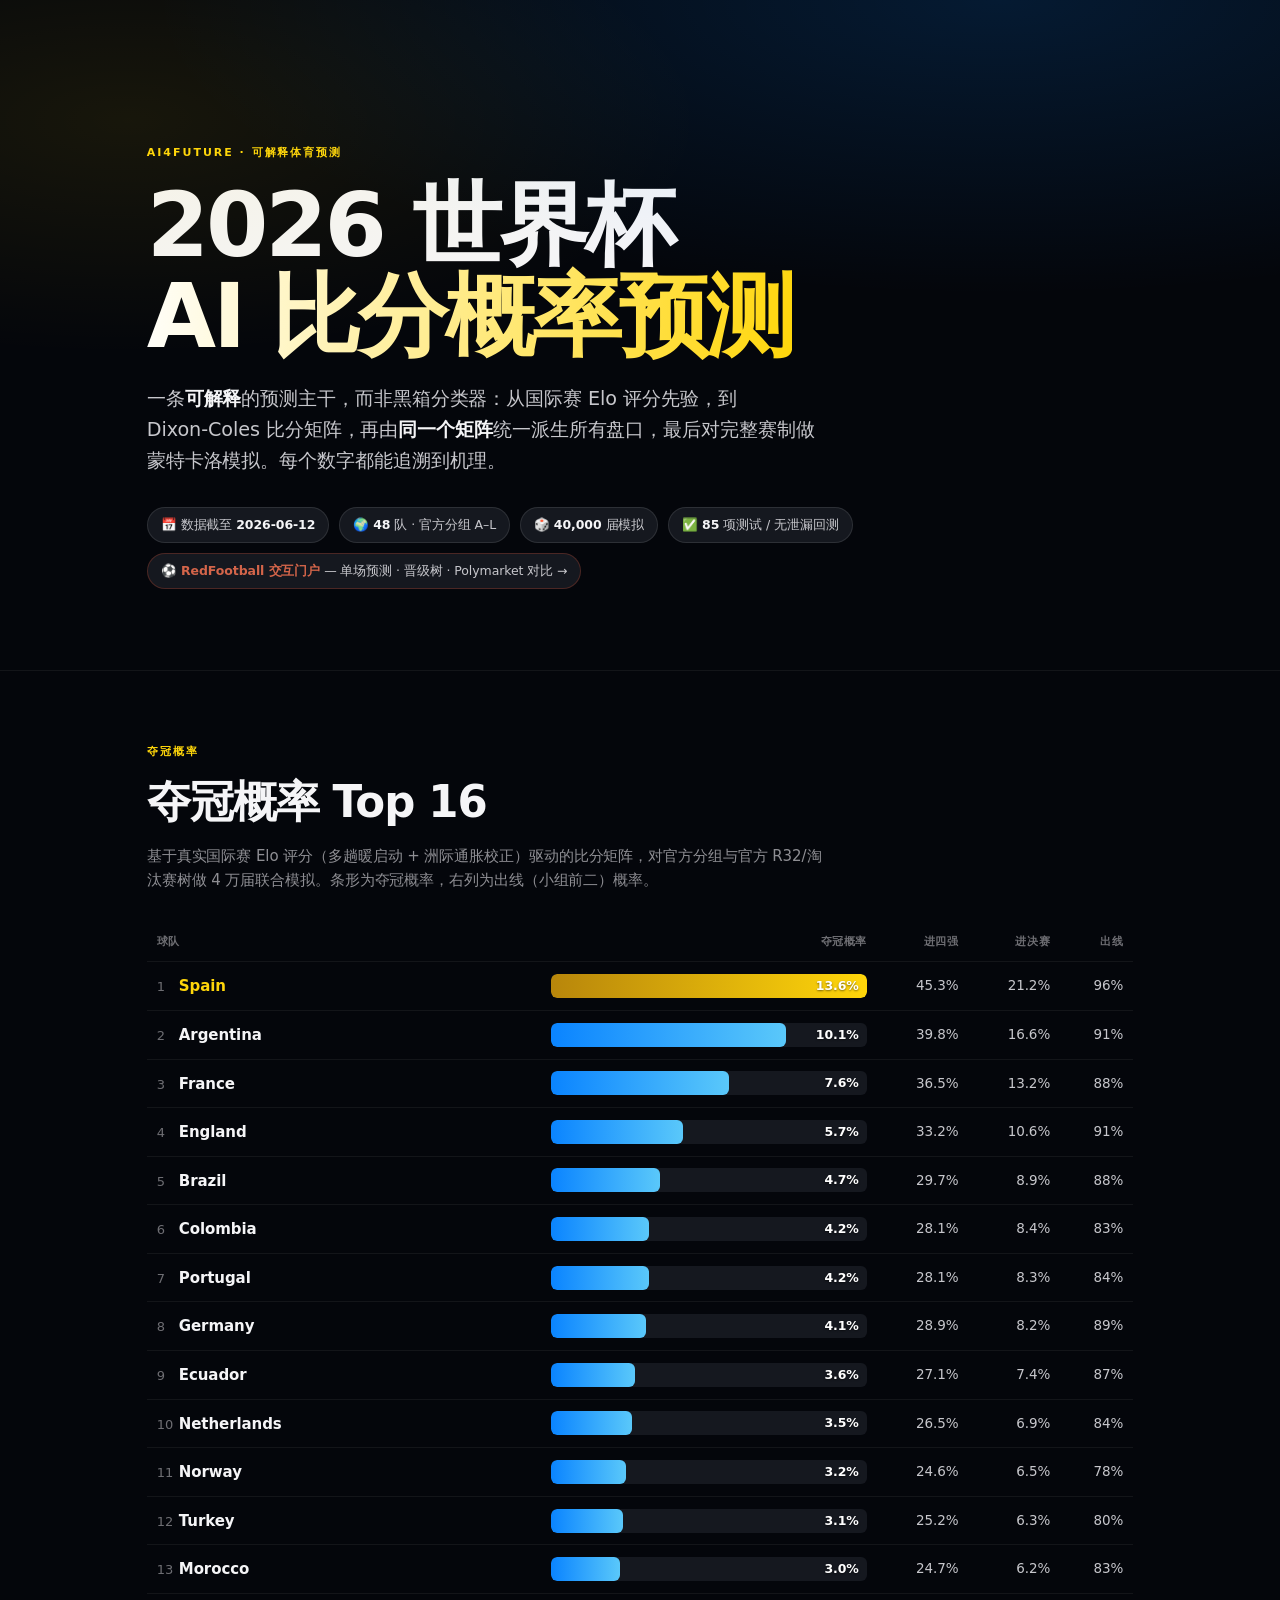
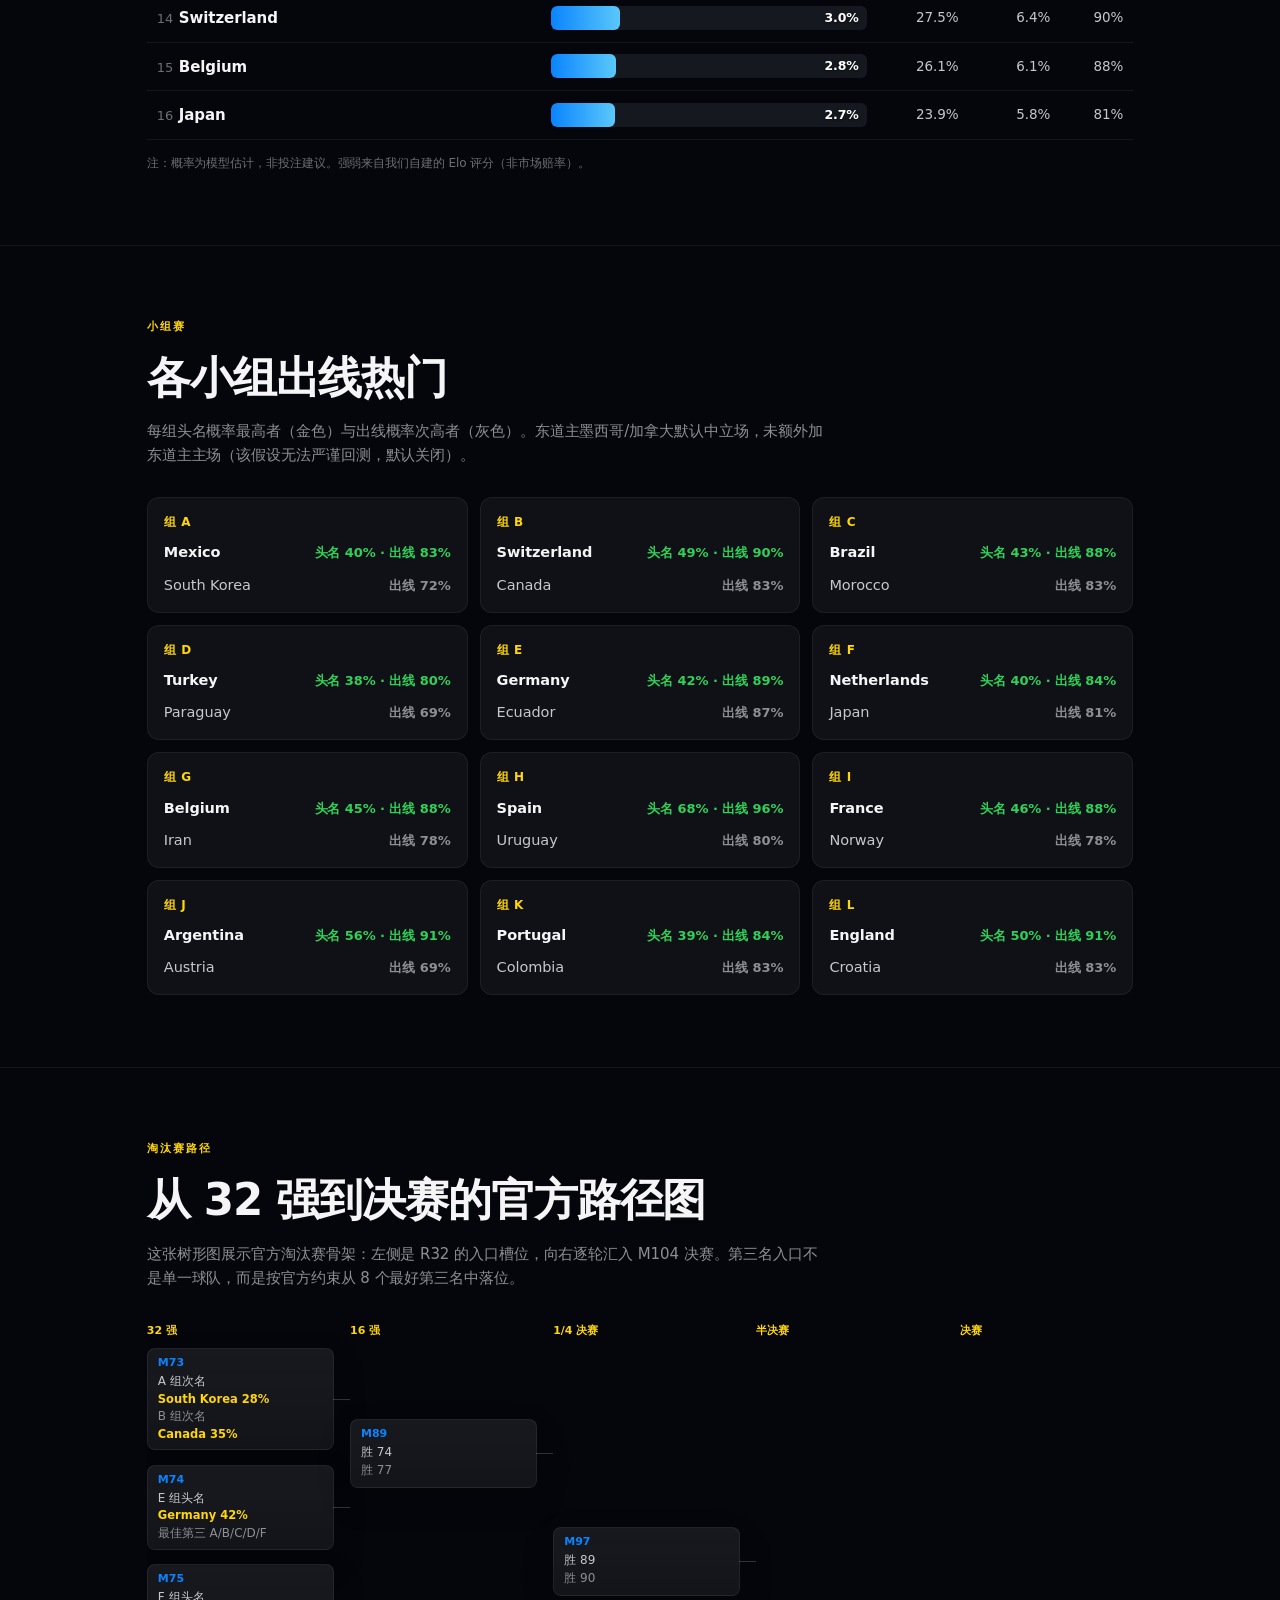
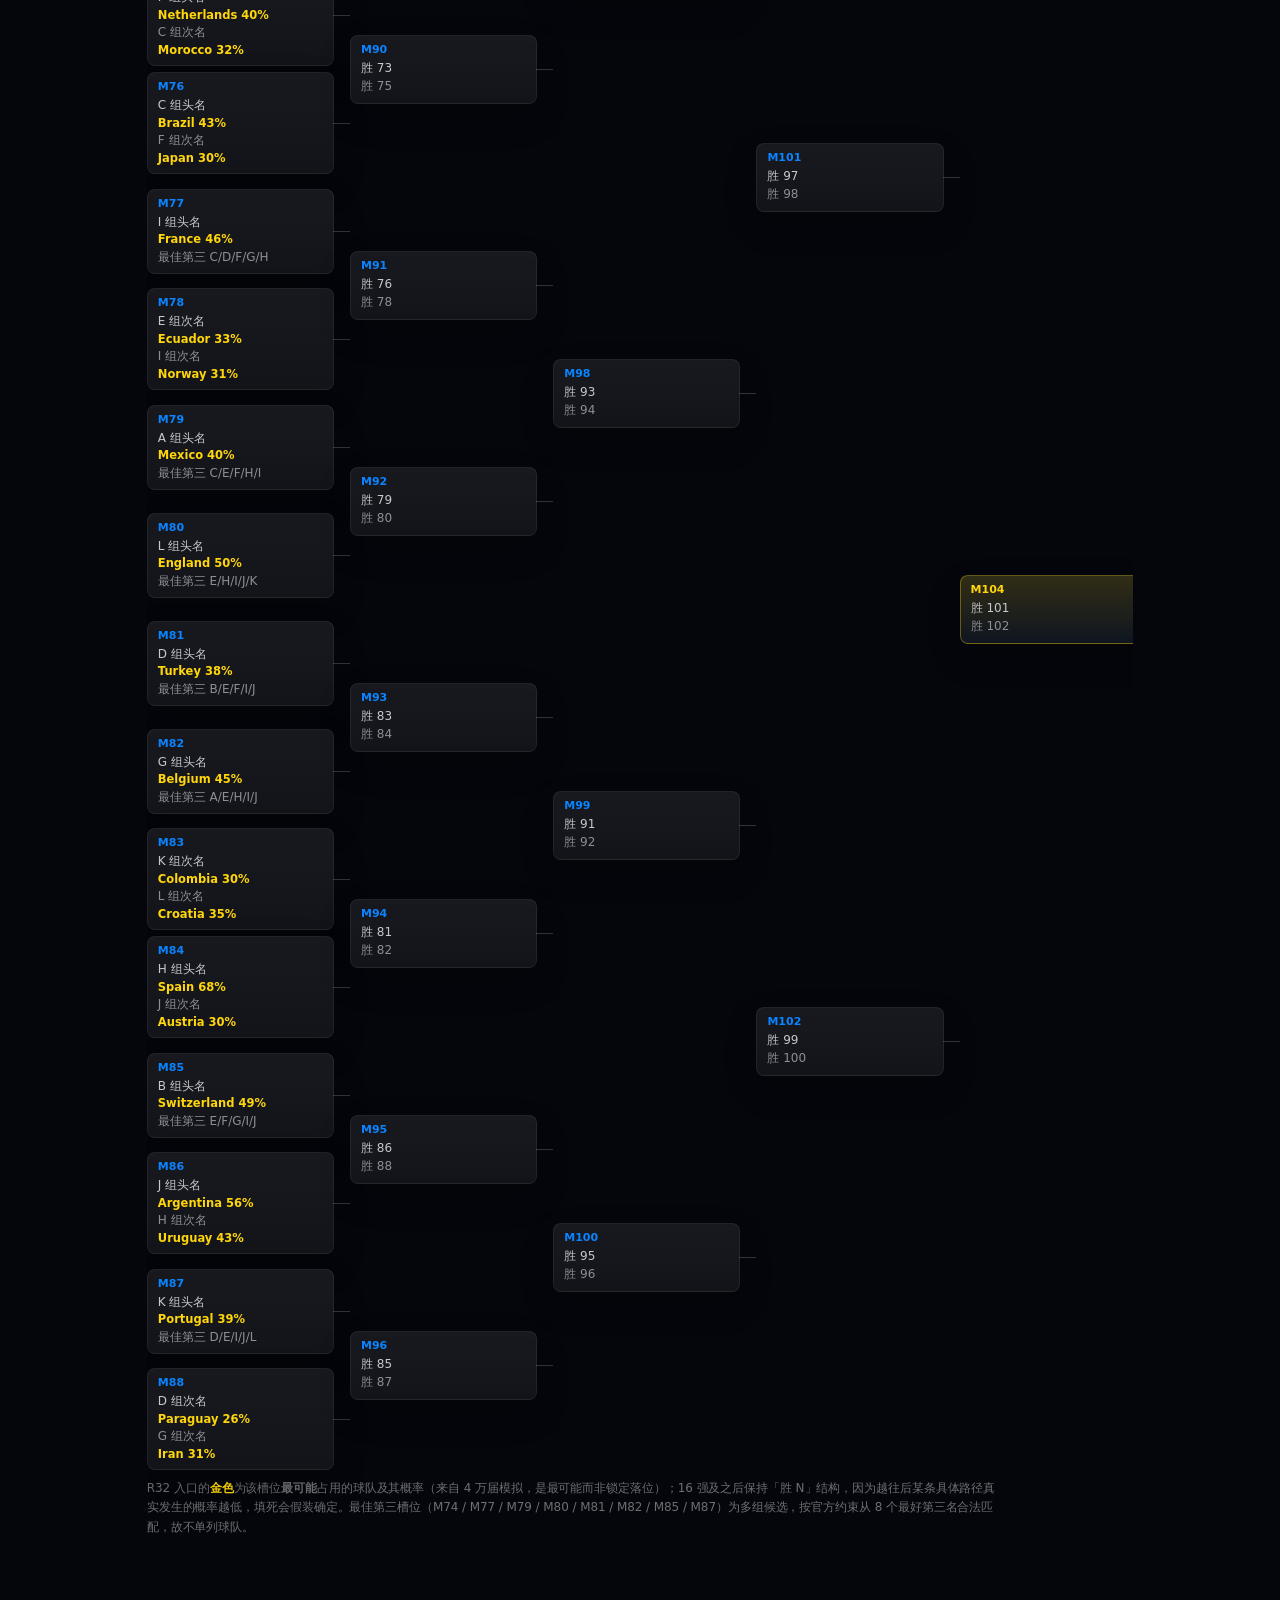
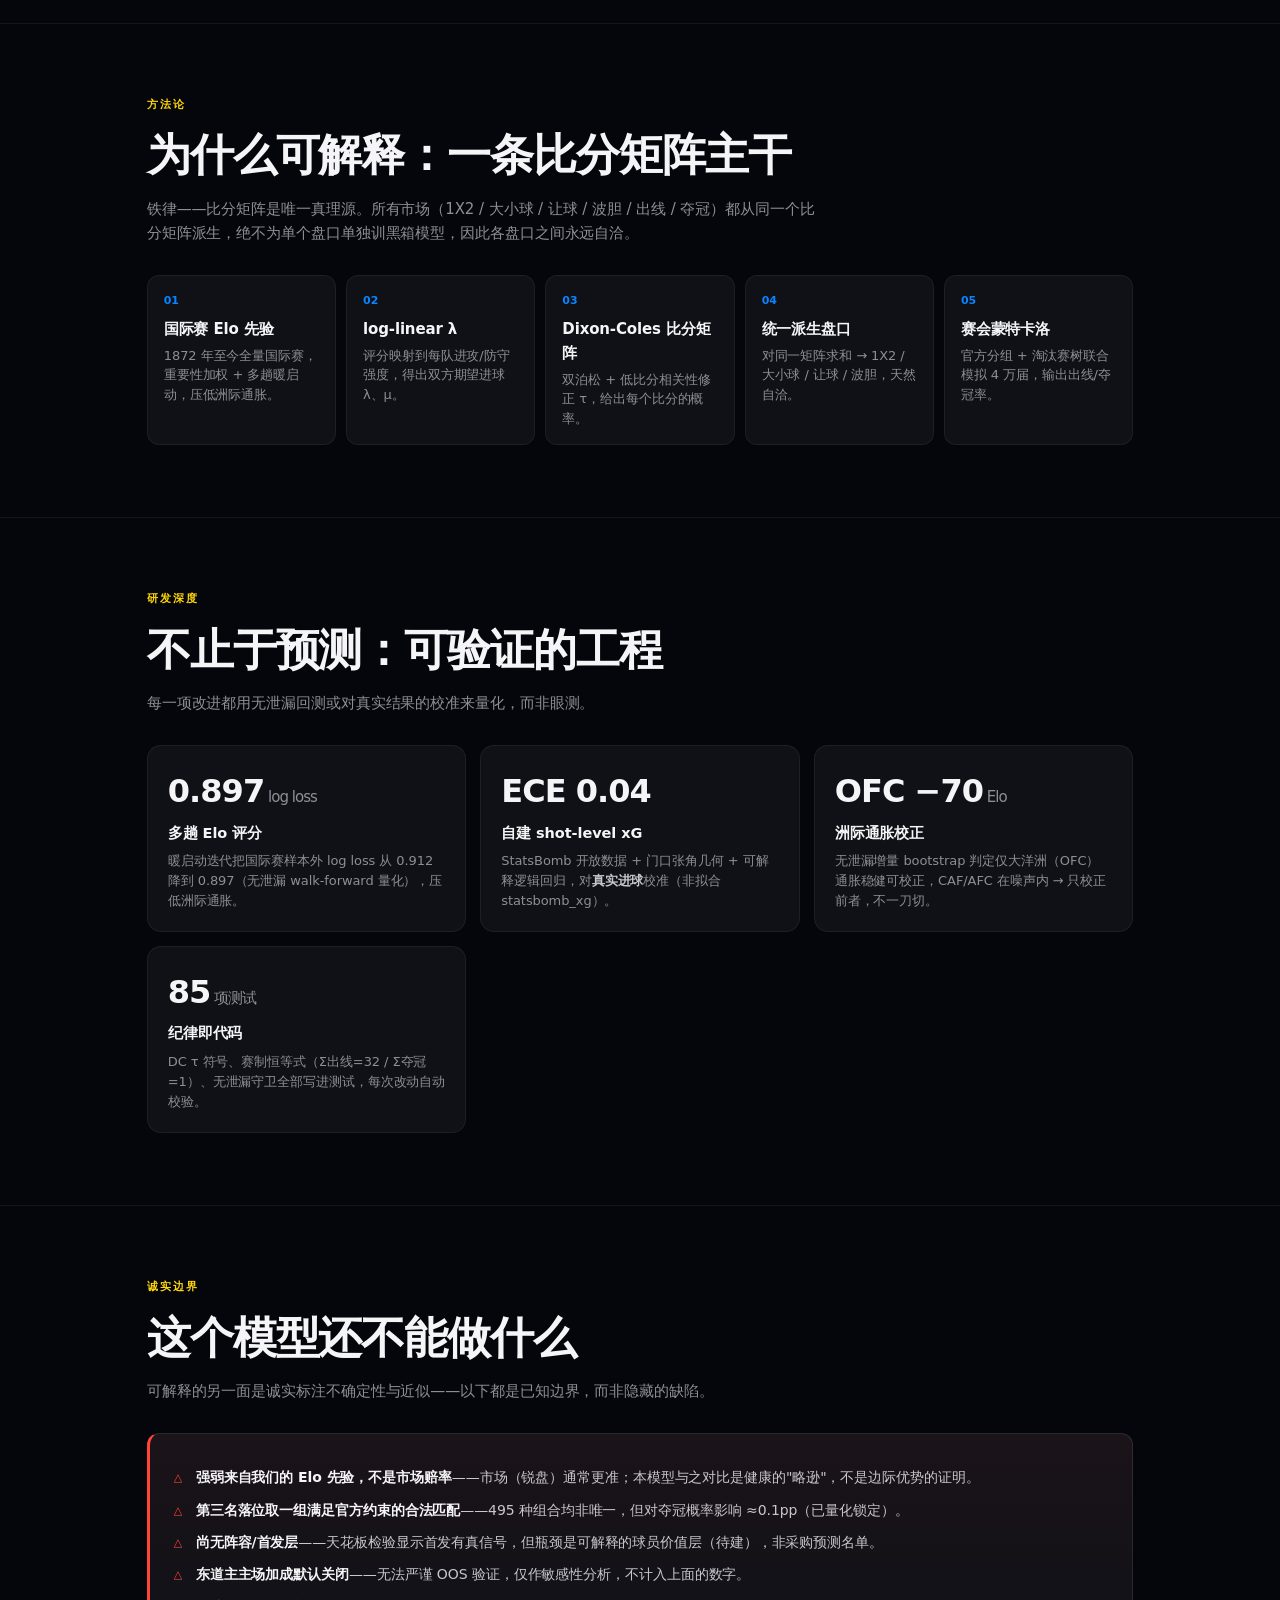
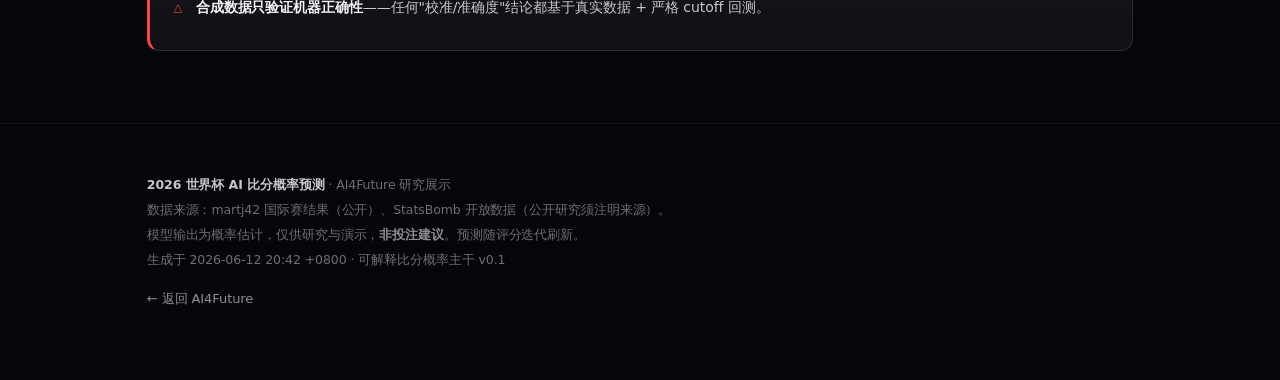
<file: site/index.html>
<!DOCTYPE html>
<html lang="zh-CN">
<head>
<meta charset="UTF-8">
<meta name="viewport" content="width=device-width, initial-scale=1.0">
<meta name="robots" content="noindex">
<title>2026 世界杯 · AI 比分概率预测</title>
<style>
  :root{
    --bg:#04060b; --bg2:#070710; --panel:#0f1117; --panel2:#15181f; --panel3:#1c2029;
    --t1:#f5f5f7; --t2:#c7c7cc; --t3:#8e8e93; --t4:#6e6e73;
    --hair1:rgba(255,255,255,.06); --hair2:rgba(255,255,255,.10); --hair3:rgba(255,255,255,.18);
    --blue:#0a84ff; --green:#30d158; --red:#ff453a; --gold:#ffd60a;
    --gold-soft:rgba(255,214,10,.14); --blue-soft:rgba(10,132,255,.14);
    --t-hero:clamp(40px,7vw,92px); --t-head:clamp(26px,3.4vw,44px); --t-mid:clamp(19px,2vw,26px);
    --tr-d:-0.035em; --tr-h:-0.025em;
    --max:1140px; --pad-x:max(22px,6vw);
    --ease:cubic-bezier(0.22,1,0.36,1);
  }
  *{margin:0;padding:0;box-sizing:border-box}
  html{-webkit-text-size-adjust:100%;scroll-behavior:smooth}
  body{
    background:var(--bg); color:var(--t1);
    font-family:"SF Pro Display",-apple-system,BlinkMacSystemFont,"SF Pro Text","Helvetica Neue","PingFang SC","Noto Sans SC","Microsoft YaHei",system-ui,sans-serif;
    -webkit-font-smoothing:antialiased; -moz-osx-font-smoothing:grayscale;
    line-height:1.6; letter-spacing:-0.005em; overflow-x:hidden;
  }
  .wrap{max-width:var(--max);margin:0 auto;padding:0 var(--pad-x)}
  a{color:var(--blue);text-decoration:none}
  .eyebrow{font-size:11px;letter-spacing:.18em;text-transform:uppercase;color:var(--gold);font-weight:600}
  .muted{color:var(--t3)} .dim{color:var(--t4)}

  /* hero */
  .hero{position:relative;padding:clamp(80px,16vh,160px) 0 clamp(50px,9vh,90px);overflow:hidden}
  .hero::before{content:"";position:absolute;inset:0;
    background:radial-gradient(120% 80% at 78% 0%,rgba(10,132,255,.16),transparent 55%),
               radial-gradient(90% 70% at 10% 18%,rgba(255,214,10,.08),transparent 50%);
    pointer-events:none}
  .hero h1{font-size:var(--hero,var(--t-hero));font-weight:700;letter-spacing:var(--tr-d);line-height:1.02;margin:18px 0 0}
  .hero h1 .accent{background:linear-gradient(100deg,#fff,var(--gold));-webkit-background-clip:text;background-clip:text;-webkit-text-fill-color:transparent}
  .hero .lead{font-size:clamp(16px,1.5vw,20px);color:var(--t2);max-width:680px;margin-top:22px}
  .pills{display:flex;flex-wrap:wrap;gap:10px;margin-top:30px}
  .pill{font-size:12.5px;color:var(--t2);background:var(--panel2);border:1px solid var(--hair2);
    padding:7px 13px;border-radius:999px}
  .pill b{color:var(--t1);font-weight:600}

  section{padding:clamp(46px,8vh,82px) 0;border-top:1px solid var(--hair1)}
  .sec-h{font-size:var(--t-head);font-weight:650;letter-spacing:var(--tr-h);margin:8px 0 6px}
  .sec-sub{color:var(--t3);max-width:680px;margin-bottom:30px;font-size:15px}

  /* champion table */
  .tbl{width:100%;border-collapse:collapse;font-variant-numeric:tabular-nums}
  .tbl th,.tbl td{padding:11px 10px;text-align:right;border-bottom:1px solid var(--hair1);white-space:nowrap}
  .tbl th{font-size:11px;letter-spacing:.05em;text-transform:uppercase;color:var(--t4);font-weight:600}
  .tbl td.team,.tbl th.team{text-align:left;width:40%}
  .rank{color:var(--t4);font-size:13px;display:inline-block;width:22px}
  .team b{font-weight:600;font-size:15px}
  .bar-cell{position:relative;width:34%}
  .bar{position:relative;height:24px;background:var(--panel2);border-radius:6px;overflow:hidden}
  .bar>i{position:absolute;left:0;top:0;bottom:0;border-radius:6px;
    background:linear-gradient(90deg,var(--blue),#5ac8fa)}
  .bar.gold>i{background:linear-gradient(90deg,#b8860b,var(--gold))}
  .bar>span{position:absolute;right:8px;top:0;line-height:24px;font-size:12.5px;font-weight:600;color:#fff;text-shadow:0 1px 2px rgba(0,0,0,.5)}
  .num{color:var(--t2);font-size:13.5px}
  .top1 .team b{color:var(--gold)}

  /* groups */
  .grid{display:grid;grid-template-columns:repeat(auto-fill,minmax(250px,1fr));gap:12px}
  .gcard{background:var(--panel);border:1px solid var(--hair1);border-radius:12px;padding:15px 16px}
  .gcard .gl{font-size:12px;color:var(--gold);font-weight:700;letter-spacing:.05em}
  .gcard .row{display:flex;justify-content:space-between;align-items:baseline;margin-top:9px;gap:8px}
  .gcard .row .nm{font-weight:600;font-size:14.5px}
  .gcard .row.second .nm{color:var(--t2);font-weight:500}
  .gcard .pc{color:var(--green);font-size:13px;font-variant-numeric:tabular-nums;font-weight:600}
  .gcard .row.second .pc{color:var(--t3)}

  /* knockout path */
  .path-shell{margin-top:18px;overflow-x:auto;padding:2px 0 14px;scrollbar-color:var(--hair3) transparent}
  .path-shell::-webkit-scrollbar{height:8px}
  .path-shell::-webkit-scrollbar-track{background:transparent}
  .path-shell::-webkit-scrollbar-thumb{background:var(--hair3);border-radius:999px}
  .bracket{display:grid;grid-template-columns:repeat(5,minmax(174px,1fr));gap:16px;min-width:1000px}
  .br-round{min-width:0}
  .br-title{font-size:11px;font-weight:700;color:var(--gold);letter-spacing:0;text-transform:uppercase;margin:0 0 10px}
  .br-lane{display:grid;grid-template-rows:repeat(16,100px);gap:8px;position:relative}
  .match-card{grid-row:var(--row) / span var(--span);align-self:center;position:relative;min-height:52px;
    background:linear-gradient(180deg,rgba(255,255,255,.035),rgba(255,255,255,.012)),var(--panel);
    border:1px solid var(--hair1);border-radius:8px;padding:8px 10px;box-shadow:0 14px 34px rgba(0,0,0,.16)}
  .br-round:not(:last-child) .match-card::after{content:"";position:absolute;right:-17px;top:50%;width:17px;border-top:1px solid var(--hair3)}
  .mno{font-size:11px;color:var(--blue);font-weight:700;letter-spacing:0;line-height:1.1;margin-bottom:5px}
  .slot{font-size:12px;color:var(--t2);line-height:1.28;letter-spacing:0;white-space:normal}
  .slot+.slot{margin-top:3px;color:var(--t3)}
  .slot .pick{display:block;margin-top:2px;color:var(--gold);font-weight:600;font-size:11.5px;font-variant-numeric:tabular-nums}
  .final-match{background:linear-gradient(180deg,rgba(255,214,10,.14),rgba(10,132,255,.04)),var(--panel);
    border-color:rgba(255,214,10,.34)}
  .final-match .mno{color:var(--gold)}
  .path-note{font-size:12px;margin-top:10px;max-width:860px}

  /* pipeline */
  .pipe{display:flex;flex-wrap:wrap;gap:10px;align-items:stretch}
  .step{flex:1;min-width:155px;background:var(--panel);border:1px solid var(--hair1);border-radius:12px;padding:16px}
  .step .n{font-size:11px;color:var(--blue);font-weight:700}
  .step h4{font-size:15px;margin:7px 0 5px;font-weight:600;letter-spacing:-0.01em}
  .step p{font-size:13px;color:var(--t3);line-height:1.5}

  /* feature cards */
  .feats{display:grid;grid-template-columns:repeat(auto-fit,minmax(260px,1fr));gap:14px}
  .feat{background:var(--panel);border:1px solid var(--hair1);border-radius:14px;padding:20px}
  .feat .k{font-size:clamp(24px,2.6vw,32px);font-weight:700;letter-spacing:-0.03em;color:var(--t1);font-variant-numeric:tabular-nums}
  .feat .k .u{font-size:15px;color:var(--t3);font-weight:500}
  .feat h4{font-size:14.5px;margin:4px 0 6px;font-weight:600}
  .feat p{font-size:13px;color:var(--t3);line-height:1.55}

  /* honesty list */
  .honest{background:linear-gradient(180deg,rgba(255,69,58,.05),transparent),var(--panel);
    border:1px solid var(--hair2);border-left:3px solid var(--red);border-radius:12px;padding:22px 24px}
  .honest li{list-style:none;padding-left:22px;position:relative;margin:10px 0;color:var(--t2);font-size:14px}
  .honest li::before{content:"△";position:absolute;left:0;color:var(--red);font-size:11px;top:3px}
  .honest li b{color:var(--t1);font-weight:600}

  footer{padding:46px 0 70px;border-top:1px solid var(--hair1);color:var(--t4);font-size:12.5px}
  footer .wrap>div{margin:5px 0}
  .back{display:inline-block;margin-top:14px;font-size:13px;color:var(--t3)}
  @media(max-width:620px){
    .tbl .hide-sm{display:none}.tbl td.team,.tbl th.team{width:auto}.bar-cell{width:42%}
  }
</style>
</head>
<body>

<header class="hero">
  <div class="wrap">
    <div class="eyebrow">AI4Future · 可解释体育预测</div>
    <h1>2026 世界杯<br><span class="accent">AI 比分概率预测</span></h1>
    <p class="lead">一条<b style="color:var(--t1)">可解释</b>的预测主干，而非黑箱分类器：从国际赛 Elo 评分先验，到 Dixon‑Coles 比分矩阵，再由<b style="color:var(--t1)">同一个矩阵</b>统一派生所有盘口，最后对完整赛制做蒙特卡洛模拟。每个数字都能追溯到机理。</p>
    <div class="pills">
      <span class="pill">📅 数据截至 <b>2026-06-12</b></span>
      <span class="pill">🌍 <b>48</b> 队 · 官方分组 A–L</span>
      <span class="pill">🎲 <b>40,000</b> 届模拟</span>
      <span class="pill">✅ <b>85</b> 项测试 / 无泄漏回测</span>
      <a class="pill" href="portal/?v=202606111136" style="text-decoration:none;border-color:#b8472d55"><b style="color:#d4654a">⚽ RedFootball 交互门户</b> — 单场预测 · 晋级树 · Polymarket 对比 →</a>
    </div>
  </div>
</header>

<section id="champion">
  <div class="wrap">
    <div class="eyebrow">夺冠概率</div>
    <h2 class="sec-h">夺冠概率 Top 16</h2>
    <p class="sec-sub">基于真实国际赛 Elo 评分（多趟暖启动 + 洲际通胀校正）驱动的比分矩阵，对官方分组与官方 R32/淘汰赛树做 4 万届联合模拟。条形为夺冠概率，右列为出线（小组前二）概率。</p>
    <table class="tbl">
      <thead><tr>
        <th class="team">球队</th>
        <th class="bar-cell">夺冠概率</th>
        <th class="hide-sm">进四强</th>
        <th class="hide-sm">进决赛</th>
        <th>出线</th>
      </tr></thead>
      <tbody>
<tr class="top1"><td class="team"><span class="rank">1</span><b>Spain</b></td><td class="bar-cell"><div class="bar gold"><i style="width:100.0%"></i><span>13.6%</span></div></td><td class="num hide-sm">45.3%</td><td class="num hide-sm">21.2%</td><td class="num">96%</td></tr>
<tr class=""><td class="team"><span class="rank">2</span><b>Argentina</b></td><td class="bar-cell"><div class="bar"><i style="width:74.4%"></i><span>10.1%</span></div></td><td class="num hide-sm">39.8%</td><td class="num hide-sm">16.6%</td><td class="num">91%</td></tr>
<tr class=""><td class="team"><span class="rank">3</span><b>France</b></td><td class="bar-cell"><div class="bar"><i style="width:56.2%"></i><span>7.6%</span></div></td><td class="num hide-sm">36.5%</td><td class="num hide-sm">13.2%</td><td class="num">88%</td></tr>
<tr class=""><td class="team"><span class="rank">4</span><b>England</b></td><td class="bar-cell"><div class="bar"><i style="width:41.7%"></i><span>5.7%</span></div></td><td class="num hide-sm">33.2%</td><td class="num hide-sm">10.6%</td><td class="num">91%</td></tr>
<tr class=""><td class="team"><span class="rank">5</span><b>Brazil</b></td><td class="bar-cell"><div class="bar"><i style="width:34.6%"></i><span>4.7%</span></div></td><td class="num hide-sm">29.7%</td><td class="num hide-sm">8.9%</td><td class="num">88%</td></tr>
<tr class=""><td class="team"><span class="rank">6</span><b>Colombia</b></td><td class="bar-cell"><div class="bar"><i style="width:31.0%"></i><span>4.2%</span></div></td><td class="num hide-sm">28.1%</td><td class="num hide-sm">8.4%</td><td class="num">83%</td></tr>
<tr class=""><td class="team"><span class="rank">7</span><b>Portugal</b></td><td class="bar-cell"><div class="bar"><i style="width:31.0%"></i><span>4.2%</span></div></td><td class="num hide-sm">28.1%</td><td class="num hide-sm">8.3%</td><td class="num">84%</td></tr>
<tr class=""><td class="team"><span class="rank">8</span><b>Germany</b></td><td class="bar-cell"><div class="bar"><i style="width:30.1%"></i><span>4.1%</span></div></td><td class="num hide-sm">28.9%</td><td class="num hide-sm">8.2%</td><td class="num">89%</td></tr>
<tr class=""><td class="team"><span class="rank">9</span><b>Ecuador</b></td><td class="bar-cell"><div class="bar"><i style="width:26.5%"></i><span>3.6%</span></div></td><td class="num hide-sm">27.1%</td><td class="num hide-sm">7.4%</td><td class="num">87%</td></tr>
<tr class=""><td class="team"><span class="rank">10</span><b>Netherlands</b></td><td class="bar-cell"><div class="bar"><i style="width:25.5%"></i><span>3.5%</span></div></td><td class="num hide-sm">26.5%</td><td class="num hide-sm">6.9%</td><td class="num">84%</td></tr>
<tr class=""><td class="team"><span class="rank">11</span><b>Norway</b></td><td class="bar-cell"><div class="bar"><i style="width:23.7%"></i><span>3.2%</span></div></td><td class="num hide-sm">24.6%</td><td class="num hide-sm">6.5%</td><td class="num">78%</td></tr>
<tr class=""><td class="team"><span class="rank">12</span><b>Turkey</b></td><td class="bar-cell"><div class="bar"><i style="width:22.8%"></i><span>3.1%</span></div></td><td class="num hide-sm">25.2%</td><td class="num hide-sm">6.3%</td><td class="num">80%</td></tr>
<tr class=""><td class="team"><span class="rank">13</span><b>Morocco</b></td><td class="bar-cell"><div class="bar"><i style="width:21.9%"></i><span>3.0%</span></div></td><td class="num hide-sm">24.7%</td><td class="num hide-sm">6.2%</td><td class="num">83%</td></tr>
<tr class=""><td class="team"><span class="rank">14</span><b>Switzerland</b></td><td class="bar-cell"><div class="bar"><i style="width:21.9%"></i><span>3.0%</span></div></td><td class="num hide-sm">27.5%</td><td class="num hide-sm">6.4%</td><td class="num">90%</td></tr>
<tr class=""><td class="team"><span class="rank">15</span><b>Belgium</b></td><td class="bar-cell"><div class="bar"><i style="width:20.6%"></i><span>2.8%</span></div></td><td class="num hide-sm">26.1%</td><td class="num hide-sm">6.1%</td><td class="num">88%</td></tr>
<tr class=""><td class="team"><span class="rank">16</span><b>Japan</b></td><td class="bar-cell"><div class="bar"><i style="width:20.2%"></i><span>2.7%</span></div></td><td class="num hide-sm">23.9%</td><td class="num hide-sm">5.8%</td><td class="num">81%</td></tr>
</tbody>
    </table>
    <p class="dim" style="font-size:12px;margin-top:14px">注：概率为模型估计，非投注建议。强弱来自我们自建的 Elo 评分（非市场赔率）。</p>
  </div>
</section>

<section id="groups">
  <div class="wrap">
    <div class="eyebrow">小组赛</div>
    <h2 class="sec-h">各小组出线热门</h2>
    <p class="sec-sub">每组头名概率最高者（金色）与出线概率次高者（灰色）。东道主墨西哥/加拿大默认中立场，未额外加东道主主场（该假设无法严谨回测，默认关闭）。</p>
    <div class="grid">
<div class="gcard"><div class="gl">组 A</div><div class="row"><span class="nm">Mexico</span><span class="pc">头名 40% · 出线 83%</span></div><div class="row second"><span class="nm">South Korea</span><span class="pc">出线 72%</span></div></div>
<div class="gcard"><div class="gl">组 B</div><div class="row"><span class="nm">Switzerland</span><span class="pc">头名 49% · 出线 90%</span></div><div class="row second"><span class="nm">Canada</span><span class="pc">出线 83%</span></div></div>
<div class="gcard"><div class="gl">组 C</div><div class="row"><span class="nm">Brazil</span><span class="pc">头名 43% · 出线 88%</span></div><div class="row second"><span class="nm">Morocco</span><span class="pc">出线 83%</span></div></div>
<div class="gcard"><div class="gl">组 D</div><div class="row"><span class="nm">Turkey</span><span class="pc">头名 38% · 出线 80%</span></div><div class="row second"><span class="nm">Paraguay</span><span class="pc">出线 69%</span></div></div>
<div class="gcard"><div class="gl">组 E</div><div class="row"><span class="nm">Germany</span><span class="pc">头名 42% · 出线 89%</span></div><div class="row second"><span class="nm">Ecuador</span><span class="pc">出线 87%</span></div></div>
<div class="gcard"><div class="gl">组 F</div><div class="row"><span class="nm">Netherlands</span><span class="pc">头名 40% · 出线 84%</span></div><div class="row second"><span class="nm">Japan</span><span class="pc">出线 81%</span></div></div>
<div class="gcard"><div class="gl">组 G</div><div class="row"><span class="nm">Belgium</span><span class="pc">头名 45% · 出线 88%</span></div><div class="row second"><span class="nm">Iran</span><span class="pc">出线 78%</span></div></div>
<div class="gcard"><div class="gl">组 H</div><div class="row"><span class="nm">Spain</span><span class="pc">头名 68% · 出线 96%</span></div><div class="row second"><span class="nm">Uruguay</span><span class="pc">出线 80%</span></div></div>
<div class="gcard"><div class="gl">组 I</div><div class="row"><span class="nm">France</span><span class="pc">头名 46% · 出线 88%</span></div><div class="row second"><span class="nm">Norway</span><span class="pc">出线 78%</span></div></div>
<div class="gcard"><div class="gl">组 J</div><div class="row"><span class="nm">Argentina</span><span class="pc">头名 56% · 出线 91%</span></div><div class="row second"><span class="nm">Austria</span><span class="pc">出线 69%</span></div></div>
<div class="gcard"><div class="gl">组 K</div><div class="row"><span class="nm">Portugal</span><span class="pc">头名 39% · 出线 84%</span></div><div class="row second"><span class="nm">Colombia</span><span class="pc">出线 83%</span></div></div>
<div class="gcard"><div class="gl">组 L</div><div class="row"><span class="nm">England</span><span class="pc">头名 50% · 出线 91%</span></div><div class="row second"><span class="nm">Croatia</span><span class="pc">出线 83%</span></div></div>
</div>
  </div>
</section>

<section id="path">
  <div class="wrap">
    <div class="eyebrow">淘汰赛路径</div>
    <h2 class="sec-h">从 32 强到决赛的官方路径图</h2>
    <p class="sec-sub">这张树形图展示官方淘汰赛骨架：左侧是 R32 的入口槽位，向右逐轮汇入 M104 决赛。第三名入口不是单一球队，而是按官方约束从 8 个最好第三名中落位。</p>
    <div class="path-shell">
<div class="bracket" role="img" aria-label="2026 世界杯官方淘汰赛树形路径图"><div class="br-round"><div class="br-title">32 强</div><div class="br-lane"><article class="match-card" style="--row:1;--span:1" aria-label="M73"><div class="mno">M73</div><div class="slot">A 组次名<span class="pick">South Korea 28%</span></div><div class="slot">B 组次名<span class="pick">Canada 35%</span></div></article><article class="match-card" style="--row:2;--span:1" aria-label="M74"><div class="mno">M74</div><div class="slot">E 组头名<span class="pick">Germany 42%</span></div><div class="slot">最佳第三 A/B/C/D/F</div></article><article class="match-card" style="--row:3;--span:1" aria-label="M75"><div class="mno">M75</div><div class="slot">F 组头名<span class="pick">Netherlands 40%</span></div><div class="slot">C 组次名<span class="pick">Morocco 32%</span></div></article><article class="match-card" style="--row:4;--span:1" aria-label="M76"><div class="mno">M76</div><div class="slot">C 组头名<span class="pick">Brazil 43%</span></div><div class="slot">F 组次名<span class="pick">Japan 30%</span></div></article><article class="match-card" style="--row:5;--span:1" aria-label="M77"><div class="mno">M77</div><div class="slot">I 组头名<span class="pick">France 46%</span></div><div class="slot">最佳第三 C/D/F/G/H</div></article><article class="match-card" style="--row:6;--span:1" aria-label="M78"><div class="mno">M78</div><div class="slot">E 组次名<span class="pick">Ecuador 33%</span></div><div class="slot">I 组次名<span class="pick">Norway 31%</span></div></article><article class="match-card" style="--row:7;--span:1" aria-label="M79"><div class="mno">M79</div><div class="slot">A 组头名<span class="pick">Mexico 40%</span></div><div class="slot">最佳第三 C/E/F/H/I</div></article><article class="match-card" style="--row:8;--span:1" aria-label="M80"><div class="mno">M80</div><div class="slot">L 组头名<span class="pick">England 50%</span></div><div class="slot">最佳第三 E/H/I/J/K</div></article><article class="match-card" style="--row:9;--span:1" aria-label="M81"><div class="mno">M81</div><div class="slot">D 组头名<span class="pick">Turkey 38%</span></div><div class="slot">最佳第三 B/E/F/I/J</div></article><article class="match-card" style="--row:10;--span:1" aria-label="M82"><div class="mno">M82</div><div class="slot">G 组头名<span class="pick">Belgium 45%</span></div><div class="slot">最佳第三 A/E/H/I/J</div></article><article class="match-card" style="--row:11;--span:1" aria-label="M83"><div class="mno">M83</div><div class="slot">K 组次名<span class="pick">Colombia 30%</span></div><div class="slot">L 组次名<span class="pick">Croatia 35%</span></div></article><article class="match-card" style="--row:12;--span:1" aria-label="M84"><div class="mno">M84</div><div class="slot">H 组头名<span class="pick">Spain 68%</span></div><div class="slot">J 组次名<span class="pick">Austria 30%</span></div></article><article class="match-card" style="--row:13;--span:1" aria-label="M85"><div class="mno">M85</div><div class="slot">B 组头名<span class="pick">Switzerland 49%</span></div><div class="slot">最佳第三 E/F/G/I/J</div></article><article class="match-card" style="--row:14;--span:1" aria-label="M86"><div class="mno">M86</div><div class="slot">J 组头名<span class="pick">Argentina 56%</span></div><div class="slot">H 组次名<span class="pick">Uruguay 43%</span></div></article><article class="match-card" style="--row:15;--span:1" aria-label="M87"><div class="mno">M87</div><div class="slot">K 组头名<span class="pick">Portugal 39%</span></div><div class="slot">最佳第三 D/E/I/J/L</div></article><article class="match-card" style="--row:16;--span:1" aria-label="M88"><div class="mno">M88</div><div class="slot">D 组次名<span class="pick">Paraguay 26%</span></div><div class="slot">G 组次名<span class="pick">Iran 31%</span></div></article></div></div><div class="br-round"><div class="br-title">16 强</div><div class="br-lane"><article class="match-card" style="--row:1;--span:2" aria-label="M89"><div class="mno">M89</div><div class="slot">胜 74</div><div class="slot">胜 77</div></article><article class="match-card" style="--row:3;--span:2" aria-label="M90"><div class="mno">M90</div><div class="slot">胜 73</div><div class="slot">胜 75</div></article><article class="match-card" style="--row:5;--span:2" aria-label="M91"><div class="mno">M91</div><div class="slot">胜 76</div><div class="slot">胜 78</div></article><article class="match-card" style="--row:7;--span:2" aria-label="M92"><div class="mno">M92</div><div class="slot">胜 79</div><div class="slot">胜 80</div></article><article class="match-card" style="--row:9;--span:2" aria-label="M93"><div class="mno">M93</div><div class="slot">胜 83</div><div class="slot">胜 84</div></article><article class="match-card" style="--row:11;--span:2" aria-label="M94"><div class="mno">M94</div><div class="slot">胜 81</div><div class="slot">胜 82</div></article><article class="match-card" style="--row:13;--span:2" aria-label="M95"><div class="mno">M95</div><div class="slot">胜 86</div><div class="slot">胜 88</div></article><article class="match-card" style="--row:15;--span:2" aria-label="M96"><div class="mno">M96</div><div class="slot">胜 85</div><div class="slot">胜 87</div></article></div></div><div class="br-round"><div class="br-title">1/4 决赛</div><div class="br-lane"><article class="match-card" style="--row:1;--span:4" aria-label="M97"><div class="mno">M97</div><div class="slot">胜 89</div><div class="slot">胜 90</div></article><article class="match-card" style="--row:5;--span:4" aria-label="M98"><div class="mno">M98</div><div class="slot">胜 93</div><div class="slot">胜 94</div></article><article class="match-card" style="--row:9;--span:4" aria-label="M99"><div class="mno">M99</div><div class="slot">胜 91</div><div class="slot">胜 92</div></article><article class="match-card" style="--row:13;--span:4" aria-label="M100"><div class="mno">M100</div><div class="slot">胜 95</div><div class="slot">胜 96</div></article></div></div><div class="br-round"><div class="br-title">半决赛</div><div class="br-lane"><article class="match-card" style="--row:1;--span:8" aria-label="M101"><div class="mno">M101</div><div class="slot">胜 97</div><div class="slot">胜 98</div></article><article class="match-card" style="--row:9;--span:8" aria-label="M102"><div class="mno">M102</div><div class="slot">胜 99</div><div class="slot">胜 100</div></article></div></div><div class="br-round"><div class="br-title">决赛</div><div class="br-lane"><article class="match-card final-match" style="--row:1;--span:16" aria-label="M104"><div class="mno">M104</div><div class="slot">胜 101</div><div class="slot">胜 102</div></article></div></div></div><p class="dim path-note">R32 入口的<b style="color:var(--gold)">金色</b>为该槽位<b>最可能</b>占用的球队及其概率（来自 4 万届模拟，是最可能而非锁定落位）；16 强及之后保持「胜 N」结构，因为越往后某条具体路径真实发生的概率越低，填死会假装确定。最佳第三槽位（M74 / M77 / M79 / M80 / M81 / M82 / M85 / M87）为多组候选，按官方约束从 8 个最好第三名合法匹配，故不单列球队。</p>
    </div>
  </div>
</section>

<section id="method">
  <div class="wrap">
    <div class="eyebrow">方法论</div>
    <h2 class="sec-h">为什么可解释：一条比分矩阵主干</h2>
    <p class="sec-sub">铁律——比分矩阵是唯一真理源。所有市场（1X2 / 大小球 / 让球 / 波胆 / 出线 / 夺冠）都从同一个比分矩阵派生，绝不为单个盘口单独训黑箱模型，因此各盘口之间永远自洽。</p>
    <div class="pipe">
      <div class="step"><div class="n">01</div><h4>国际赛 Elo 先验</h4><p>1872 年至今全量国际赛，重要性加权 + 多趟暖启动，压低洲际通胀。</p></div>
      <div class="step"><div class="n">02</div><h4>log‑linear λ</h4><p>评分映射到每队进攻/防守强度，得出双方期望进球 λ、μ。</p></div>
      <div class="step"><div class="n">03</div><h4>Dixon‑Coles 比分矩阵</h4><p>双泊松 + 低比分相关性修正 τ，给出每个比分的概率。</p></div>
      <div class="step"><div class="n">04</div><h4>统一派生盘口</h4><p>对同一矩阵求和 → 1X2 / 大小球 / 让球 / 波胆，天然自洽。</p></div>
      <div class="step"><div class="n">05</div><h4>赛会蒙特卡洛</h4><p>官方分组 + 淘汰赛树联合模拟 4 万届，输出出线/夺冠率。</p></div>
    </div>
  </div>
</section>

<section id="depth">
  <div class="wrap">
    <div class="eyebrow">研发深度</div>
    <h2 class="sec-h">不止于预测：可验证的工程</h2>
    <p class="sec-sub">每一项改进都用无泄漏回测或对真实结果的校准来量化，而非眼测。</p>
    <div class="feats">
      <div class="feat"><div class="k">0.897<span class="u"> log loss</span></div><h4>多趟 Elo 评分</h4><p>暖启动迭代把国际赛样本外 log loss 从 0.912 降到 0.897（无泄漏 walk‑forward 量化），压低洲际通胀。</p></div>
      <div class="feat"><div class="k">ECE 0.04</div><h4>自建 shot‑level xG</h4><p>StatsBomb 开放数据 + 门口张角几何 + 可解释逻辑回归，对<b style="color:var(--t2)">真实进球</b>校准（非拟合 statsbomb_xg）。</p></div>
      <div class="feat"><div class="k">OFC −70<span class="u"> Elo</span></div><h4>洲际通胀校正</h4><p>无泄漏增量 bootstrap 判定仅大洋洲（OFC）通胀稳健可校正，CAF/AFC 在噪声内 → 只校正前者，不一刀切。</p></div>
      <div class="feat"><div class="k">85<span class="u"> 项测试</span></div><h4>纪律即代码</h4><p>DC τ 符号、赛制恒等式（Σ出线=32 / Σ夺冠=1）、无泄漏守卫全部写进测试，每次改动自动校验。</p></div>
    </div>
  </div>
</section>

<section id="honest">
  <div class="wrap">
    <div class="eyebrow">诚实边界</div>
    <h2 class="sec-h">这个模型还不能做什么</h2>
    <p class="sec-sub">可解释的另一面是诚实标注不确定性与近似——以下都是已知边界，而非隐藏的缺陷。</p>
    <ul class="honest">
      <li><b>强弱来自我们的 Elo 先验，不是市场赔率</b>——市场（锐盘）通常更准；本模型与之对比是健康的"略逊"，不是边际优势的证明。</li>
      <li><b>第三名落位取一组满足官方约束的合法匹配</b>——495 种组合均非唯一，但对夺冠概率影响 ≈0.1pp（已量化锁定）。</li>
      <li><b>尚无阵容/首发层</b>——天花板检验显示首发有真信号，但瓶颈是可解释的球员价值层（待建），非采购预测名单。</li>
      <li><b>东道主主场加成默认关闭</b>——无法严谨 OOS 验证，仅作敏感性分析，不计入上面的数字。</li>
      <li><b>合成数据只验证机器正确性</b>——任何"校准/准确度"结论都基于真实数据 + 严格 cutoff 回测。</li>
    </ul>
  </div>
</section>

<footer>
  <div class="wrap">
    <div><b style="color:var(--t2)">2026 世界杯 AI 比分概率预测</b> · AI4Future 研究展示</div>
    <div>数据来源：martj42 国际赛结果（公开）、StatsBomb 开放数据（公开研究须注明来源）。</div>
    <div>模型输出为概率估计，仅供研究与演示，<b style="color:var(--t3)">非投注建议</b>。预测随评分迭代刷新。</div>
    <div class="dim">生成于 2026-06-12 20:42 +0800 · 可解释比分概率主干 v0.1</div>
    <a class="back" href="/AI4Future/">← 返回 AI4Future</a>
  </div>
</footer>

</body>
</html>
</file>
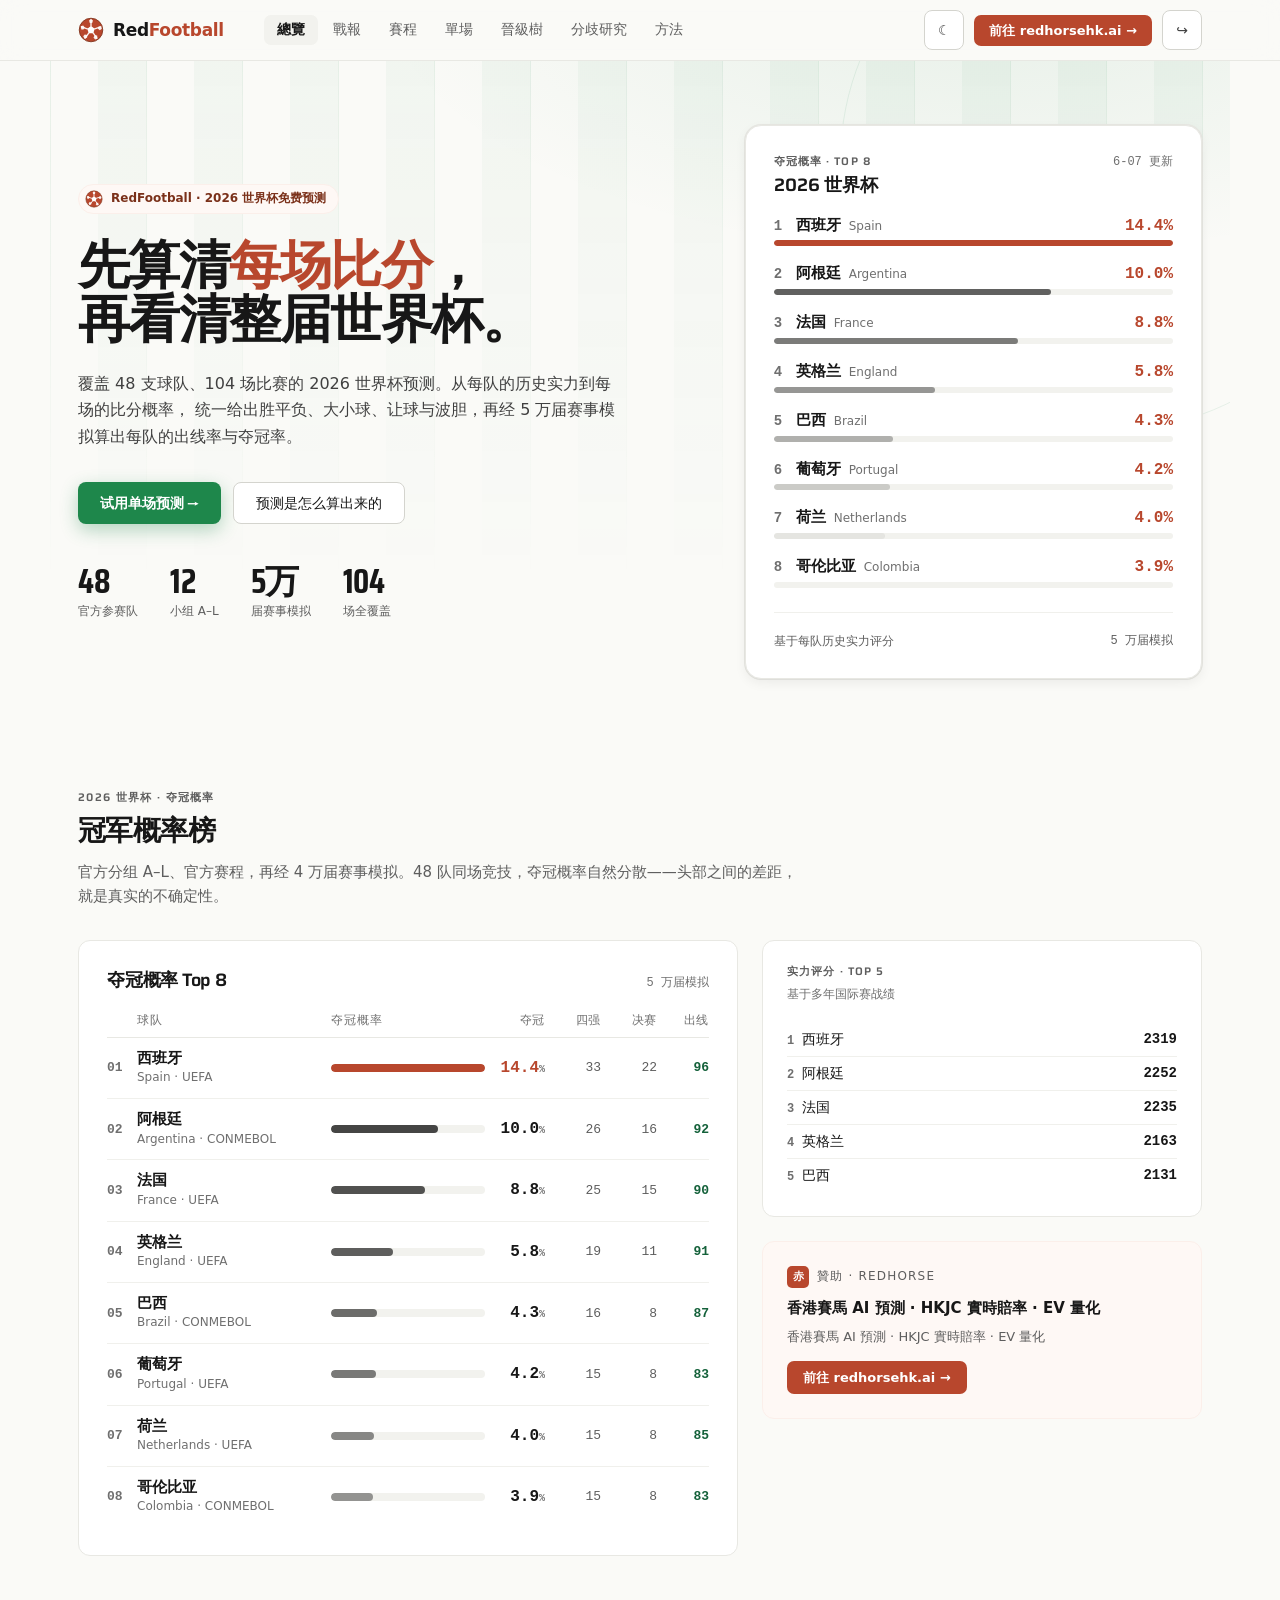
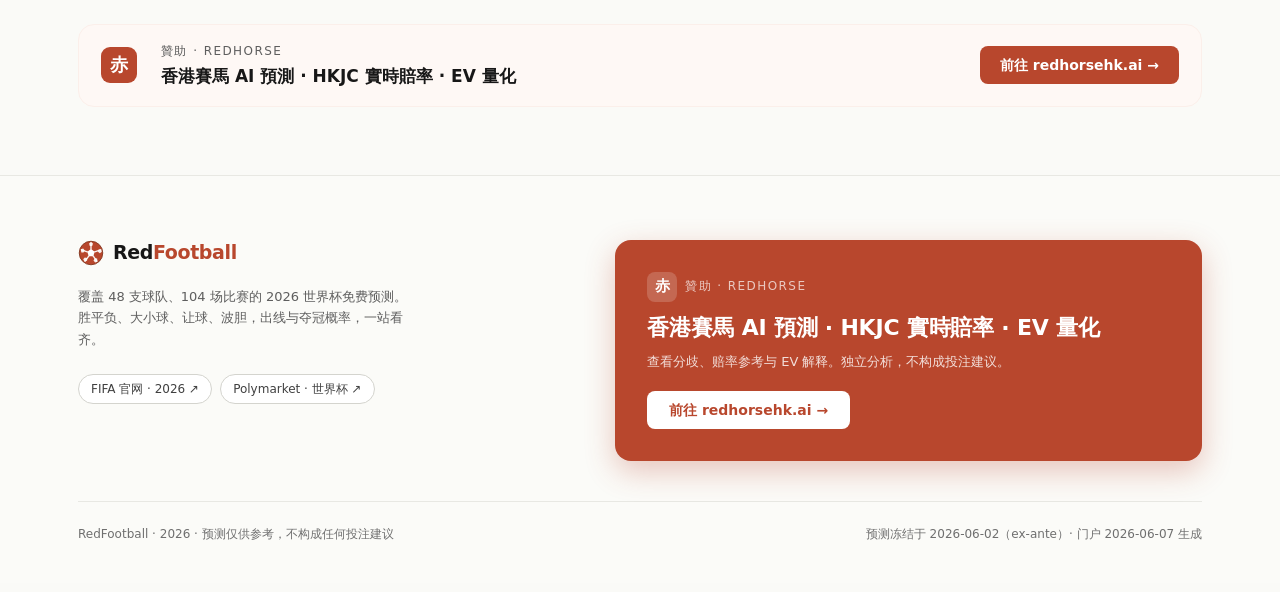
<file: site/portal/index.html>
<!DOCTYPE html>
<html lang="zh-Hant-HK" data-theme="light">
<head>
<meta charset="UTF-8" />
<meta name="viewport" content="width=device-width, initial-scale=1.0" />
<meta name="robots" content="index,follow,max-image-preview:large,max-snippet:-1,max-video-preview:-1" />
<meta name="description" content="RedFootball 以模型概率、市場隱含概率與歷史回測為核心，提供 2026 世界盃賽程、單場預測、晉級樹與市場分歧研究。內容只供資訊與研究參考，不構成投注建議。" />
<meta name="referrer" content="strict-origin-when-cross-origin" />
<meta name="theme-color" content="#b8472d" />
<link rel="icon" href="data:image/svg+xml,%3Csvg xmlns='http://www.w3.org/2000/svg' viewBox='0 0 32 32'%3E%3Crect width='32' height='32' rx='7' fill='%23B8472D'/%3E%3Ctext x='16' y='23' font-size='20' font-family='Saira,Arial,sans-serif' font-weight='700' fill='%23FAFAF7' text-anchor='middle'%3ER%3C/text%3E%3C/svg%3E" />
<link rel="canonical" href="https://gavin.astock.top/FIFA2026/portal/" />
<meta property="og:type" content="website" />
<meta property="og:locale" content="zh_HK" />
<meta property="og:site_name" content="RedFootball" />
<meta property="og:title" content="RedFootball | 2026 世界盃市場分歧研究" />
<meta property="og:description" content="查看賽程、單場預測、晉級樹與模型對市場隱含概率的研究對照。內容只供資訊與研究參考，不構成投注建議。" />
<meta property="og:url" content="https://gavin.astock.top/FIFA2026/portal/" />
<meta name="twitter:card" content="summary" />
<meta name="twitter:title" content="RedFootball | 2026 世界盃市場分歧研究" />
<meta name="twitter:description" content="查看賽程、單場預測、晉級樹與模型對市場隱含概率的研究對照。內容只供資訊與研究參考。" />
<title>RedFootball · 2026 世界盃市場分歧研究</title>
<link rel="stylesheet" href="assets/tokens.css?v=202606140900" />
<style>
  * { box-sizing: border-box; }
  html { scroll-behavior: smooth; }
  /* overflow-x: clip kills horizontal scroll from decorative absolute layers
     (.rf-pitch-circle 540px etc.) on mobile WITHOUT breaking position:sticky. */
  html, body { overflow-x: clip; }
  body { margin: 0; max-width: 100%; }
  a { -webkit-tap-highlight-color: transparent; }
  /* P1: 表单控件 + SVG 不继承页面字体，浏览器默认落到 Arial → 归一到设计 token */
  button, input, select, textarea { font-family: inherit; }
  svg { font-family: var(--sans); }
  ::selection { background: var(--accent-soft); }
  #root { min-height: 100vh; }

  /* a11y: visible keyboard focus ring (replaces weak default outline:auto;
     mouse focus stays clean via :focus:not(:focus-visible)) */
  :focus-visible { outline: 2px solid var(--accent); outline-offset: 2px; border-radius: 3px; }
  :focus:not(:focus-visible) { outline: none; }

  /* scroll reveal — only activates once rAF confirms the timeline runs (body.js-reveal).
     Default state is fully visible, so content never gets stuck hidden. */
  .reveal { opacity: 1; }
  body.js-reveal .reveal { opacity: 0; transform: translateY(16px); transition: opacity 0.55s var(--ease-out), transform 0.55s var(--ease-out); }
  body.js-reveal .reveal.in { opacity: 1; transform: none; }
  @media (prefers-reduced-motion: reduce) { body.js-reveal .reveal { opacity: 1; transform: none; transition: none; } }

  /* responsive collapse */
  @media (max-width: 880px) {
    .hero-grid, .board-grid, .bt-grid, .xg-grid, .foot-grid, .match-grid, .vb-grid { grid-template-columns: 1fr !important; }
    .pipe-grid { grid-template-columns: 1fr 1fr !important; }
    .mod-grid, .bound-grid { grid-template-columns: 1fr !important; }
    .nav-links { display: none !important; }
    .desktop-utility { display: none !important; }
    body { padding-bottom: 78px; }
    .mobile-tabbar { display: flex !important; }
  }
  @media (max-width: 560px) {
    .pipe-grid { grid-template-columns: 1fr !important; }
  }

  /* bracket tree */
  .bkt-col { display: flex; flex-direction: column; min-width: 176px; flex: 1; }
  .bkt-col-body { flex: 1; display: flex; flex-direction: column; justify-content: space-around; gap: 10px; }
  .bkt-match { position: relative; }
  .bkt-clickable { transition: border-color var(--dur-fast) var(--ease), box-shadow var(--dur-fast) var(--ease); }
  .bkt-clickable:hover { border-color: var(--ink) !important; box-shadow: var(--shadow-2) !important; }
  /* A5: 晋级树横向滑动提示，仅移动端显示(桌面 bracket 基本全宽不需要) */
  .bkt-hint { display: none; }
  @media (max-width: 880px) { .bkt-hint { display: block; } }

  /* football logo roll */
  @keyframes rf-roll { from { transform: rotate(0); } to { transform: rotate(360deg); } }
  .rf-spin { animation: rf-roll 9s linear infinite; transform-origin: 50% 50%; }
  .rf-ball { transition: transform 0.7s var(--ease-out); transform-origin: 50% 50%; }
  .rf-brand:hover .rf-ball { transform: rotate(360deg); }
  @media (prefers-reduced-motion: reduce) { .rf-spin { animation: none; } }
  .bkt-grid .bkt-col:not(:last-child) .bkt-match::after {
    content: ''; position: absolute; top: 50%; right: calc(-1 * var(--s-5) / 2 - 1px);
    width: calc(var(--s-5) / 2); height: 1px; background: var(--hairline-strong);
  }

  /* embedded sponsor (redhorsehk.ai) — inherit ink, not default link-blue (#0000EE clashed with warm palette) */
  .rh-ad, .rh-ad:visited { color: var(--ink); text-decoration: none; }
  .rh-ad:hover { border-color: var(--accent) !important; box-shadow: var(--shadow-2); }
  .rh-ad:hover .rh-cta { filter: brightness(0.94); }

  /* responsive type: H1 hero scales down on phones (was fixed 52px → overflowed/oversized) */
  @media (max-width: 640px) {
    h1 { font-size: clamp(30px, 8.2vw, 44px) !important; line-height: 1.12 !important; }
  }
  /* touch targets + even distribution: 44px min & equal-width tabs across the bar
     (the inline repeat(6,1fr) grid is inert under display:flex, so tabs were
     left-bunched with dead space on the right; flex:1 spreads all 7 evenly) */
  @media (max-width: 880px) {
    .mobile-tabbar button, .mobile-tabbar a { min-height: 44px; flex: 1 1 0; min-width: 0; }
  }
  @media (max-width: 560px) {
    .rh-banner { flex-direction: column !important; align-items: flex-start !important; gap: 14px !important; }
    .rh-banner .rh-cta { width: 100%; text-align: center; }
  }
  .mobile-tabbar { display: none; scrollbar-width: none; }
  .mobile-tabbar::-webkit-scrollbar { display: none; }
</style>
</head>
<body>
<div id="root"></div>

<!-- 本地 vendor（不依赖外网 CDN）+ 预编译 JS（源 JSX 在 src/，改后跑 build.sh） -->
<script src="vendor/react.production.min.js"></script>
<script src="vendor/react-dom.production.min.js"></script>

<script src="assets/engine.js?v=202606131200"></script><!-- 引擎真实数据层（scripts/export_portal_data.py 生成）·先载入 -->
<script src="assets/accuracy.js?v=202606202207"></script><!-- 战报数据层 window.WC_ACCURACY（scripts/score_predictions.py 生成）-->
<script src="assets/market.js?v=202606211425"></script><!-- 链上市场套利/分歧数据层 window.WC_MARKET（scripts/analyze_market.py 生成）-->
<script src="assets/data.js?v=202606111136"></script>
<script src="assets/dc.js?v=202606111136"></script>
<script src="assets/fixtures.js?v=202606111136"></script>
<script src="assets/Charts.js?v=202606111136"></script>
<script src="assets/sponsors.js?v=202606111136"></script>
<script src="assets/sections1.js?v=202606202151"></script>
<script src="assets/sections2.js?v=202606211228"></script>
<script src="assets/sections3.js?v=202606211228"></script>
<script src="assets/sections4.js?v=202606111136"></script>
<script src="assets/sections5.js?v=202606132000"></script>
<script src="assets/bracket.js?v=202606111136"></script>
<script src="assets/polymarket.js?v=202606111136"></script>
<script src="assets/api.js?v=202606111136"></script>
<script src="assets/sections6.js?v=202606140900"></script>
<script src="assets/sections7.js?v=202606140800"></script>
<script src="assets/sections8.js?v=202606140900"></script><!-- 战报 / 实时准确率组件 LiveReport -->
<script src="assets/marketscan.js?v=202606132000"></script><!-- 链上市场套利扫描组件 MarketScan -->
<script src="assets/app.js?v=202606140700"></script>
</body>
</html>
</file>
<file: site/portal/assets/tokens.css>
/* ============================================================
 *  A-Stock Design System · Tokens v2 (Quiet Modern)
 *  Linear / Vercel inspired — restrained ink palette, generous
 *  whitespace, soft borders, neutral surfaces, minimal motion.
 * ============================================================ */

/* Fonts: Saira (sporty grotesque) for headings + scoreboard numerics; system for body/CJK. */
@import url('https://fonts.googleapis.com/css2?family=Saira:wght@500;600;700&family=Saira+Condensed:wght@600;700&display=swap');

:root {
  /* ---------- Surfaces ---------- */
  --bg:           #FAFAF7;  /* off-white page, faint warmth */
  --bg-shade:    #F2F2EE;  /* hover / divider band */
  --bg-deeper:   #E9E9E3;  /* strong band */
  --surface:     #FFFFFF;  /* card background */
  --panel:       #FFFFFF;  /* alias — cards are uniformly white */
  --panel-tint:  #FBFBF8;  /* slight off-white inside surfaces */

  /* ---------- Ink ---------- */
  --ink:         #171717;  /* primary text */
  --ink-soft:    #404040;  /* secondary */
  --muted:       #6F6F6F;  /* tertiary — darkened to WCAG AA ~4.7:1 on --bg (was #A3A3A3=2.41, failed) */
  --muted-2:     #5E5E5E;  /* labels — kept darker than --muted for hierarchy, ~6.2:1 */
  --hairline:        #E8E8E3;  /* solid soft border */
  --hairline-strong: #D4D4CE;
  --divider:     #F0F0EC;  /* inner row divider */

  /* ---------- Brand accent (used sparingly) ---------- */
  --accent:      #B8472D;  /* terracotta — used minimally for moments */
  --accent-deep: #7A3019;
  --accent-soft: #FBEFEA;  /* very light wash */
  --accent-50:   #FEF8F5;

  /* ---------- Pitch green (football identity · grass / advance / qualify) ---------- */
  --pitch:       #1E874B;  /* grass green */
  --pitch-deep:  #14613A;
  --pitch-soft:  #E8F3EC;  /* light wash */
  --pitch-50:    #F2F8F4;
  --pitch-line:  rgba(30, 135, 75, 0.09);  /* pitch markings / mowed stripes */
  --hero-glow:   radial-gradient(78% 62% at 80% -12%, color-mix(in srgb, var(--pitch) 9%, transparent), transparent 68%);  /* floodlight */

  /* ---------- Semantic (Chinese market: red↑ green↓) ---------- */
  --up:          #C0392B;  /* 涨 red */
  --up-bg:       rgba(192, 57, 43, 0.08);
  --up-soft:     #FBEEEB;
  --down:        #2E8B57;  /* 跌 green */
  --down-bg:     rgba(46, 139, 87, 0.08);
  --down-soft:   #ECF5EF;
  --neutral:     var(--muted);

  --holding:     #5A7D3E;
  --warn:        #D97706;
  --warn-bg:     rgba(217, 119, 6, 0.10);
  --info:        #2563A8;
  --info-bg:     rgba(37, 99, 168, 0.08);
  --live:        #2E8B57;  /* "实时" pulse uses subdued green */

  /* ---------- Persona / strategy ---------- */
  --p-gavin:     #1A1A1A;  /* G strategy — neutral ink */
  --p-qwj:       #2E8B57;  /* Q strategy — sage green */
  --p-tlq:       #B8472D;  /* T strategy — terracotta */

  --ink-inverted: #FFFFFF;
  --on-brand:     #FFFFFF;  /* text on brand colors (accent/pitch) — theme-invariant white */

  /* ---------- Type families ---------- */
  --serif:  ui-serif, Georgia, 'Songti SC', 'Noto Serif SC', serif;
  --sans:   -apple-system, BlinkMacSystemFont, 'Segoe UI', 'PingFang SC', 'Microsoft YaHei', system-ui, sans-serif;
  --mono:   ui-monospace, 'SF Mono', 'Cascadia Mono', Menlo, Consolas, monospace;
  /* Saira leads for Latin headings/numerals; CJK falls through to system. */
  --font-head:    'Saira', -apple-system, BlinkMacSystemFont, 'Segoe UI', 'PingFang SC', 'Microsoft YaHei', system-ui, sans-serif;
  --font-display: 'Saira Condensed', 'Saira', -apple-system, BlinkMacSystemFont, 'PingFang SC', 'Microsoft YaHei', system-ui, sans-serif;

  /* ---------- Type scale ---------- */
  --fs-11:  11px;
  --fs-12:  12px;
  --fs-13:  13px;
  --fs-14:  14px;
  --fs-15:  15px;
  --fs-16:  16px;
  --fs-18:  18px;
  --fs-22:  22px;
  --fs-28:  28px;
  --fs-36:  36px;
  --fs-48:  48px;
  --fs-64:  64px;

  /* ---------- Roles ---------- */
  --display: 700 var(--fs-48)/1.02 var(--font-display);   /* hero numbers / page identity */
  --h1: 600 var(--fs-28)/1.2 var(--font-head);
  --h2: 600 var(--fs-22)/1.25 var(--font-head);
  --h3: 600 var(--fs-18)/1.3 var(--font-head);
  --h4: 600 var(--fs-15)/1.3 var(--font-head);
  --eyebrow: 600 11px/1.2 var(--font-head);
  --p:  400 var(--fs-14)/1.55 var(--sans);
  --small: 400 var(--fs-13)/1.5 var(--sans);
  --label: 500 var(--fs-12)/1.4 var(--sans);
  --num: 500 var(--fs-14)/1.3 var(--mono);
  --num-lg: 600 var(--fs-28)/1.1 var(--mono);
  --num-xl: 600 var(--fs-48)/1.0 var(--mono);
  --num-sport: 700 var(--fs-36)/1 var(--font-display);  /* scoreboard-style display numerals */
  --code: 400 var(--fs-12)/1.5 var(--mono);

  /* ---------- Spacing (generous — Linear-style) ---------- */
  --s-1:  4px;
  --s-2:  8px;
  --s-3:  12px;
  --s-4:  16px;
  --s-5:  20px;
  --s-6:  24px;
  --s-7:  28px;
  --s-8:  32px;
  --s-10: 40px;
  --s-12: 48px;
  --s-16: 64px;

  /* ---------- Radii (larger, softer) ---------- */
  --r-2:  4px;
  --r-4:  6px;
  --r-6:  7px;   /* buttons, inputs */
  --r-8:  10px;  /* small cards */
  --r-10: 12px;  /* primary cards */
  --r-14: 16px;  /* hero / modal */
  --r-full: 999px;

  /* ---------- Elevation — extremely restrained ---------- */
  --shadow-1: 0 1px 2px rgba(23, 23, 23, 0.04);                  /* resting card */
  --shadow-2: 0 1px 3px rgba(23, 23, 23, 0.04), 0 0 0 1px var(--hairline);
  --shadow-3: 0 4px 12px rgba(23, 23, 23, 0.06), 0 0 0 1px var(--hairline);
  --shadow-4: 0 12px 32px rgba(23, 23, 23, 0.08);
  --shadow-pop: 0 24px 64px rgba(23, 23, 23, 0.16), 0 0 0 1px var(--hairline);
  --focus: 0 0 0 3px rgba(23, 23, 23, 0.10);

  /* ---------- Motion (Linear-style: short, subtle, ease-out) ---------- */
  --ease:       cubic-bezier(0.2, 0.0, 0.0, 1.0);
  --ease-out:   cubic-bezier(0.16, 1, 0.3, 1);
  --ease-in-out:cubic-bezier(0.4, 0.0, 0.2, 1);
  --dur-fast:   100ms;
  --dur-base:   160ms;
  --dur-slow:   260ms;

  /* ---------- Layout ---------- */
  --topbar-h:    52px;
  --sidebar-w:  240px;
}

/* ---------- Element defaults ---------- */
html, body {
  background: var(--bg);
  color: var(--ink);
  font: var(--p);
  -webkit-font-smoothing: antialiased;
  text-rendering: optimizeLegibility;
}
h1 { font: var(--h1); margin: 0; letter-spacing: -0.015em; }
h2 { font: var(--h2); margin: 0; letter-spacing: -0.01em; }
h3 { font: var(--h3); margin: 0; letter-spacing: -0.005em; }
h4 { font: var(--h4); margin: 0; }
p  { font: var(--p); margin: 0; }
small { font: var(--small); color: var(--ink-soft); }
code, kbd, samp { font: var(--code); }

.num, td.num, [data-num] { font: var(--num); font-variant-numeric: tabular-nums; }
.up   { color: var(--up); }
.down { color: var(--down); }

/* ---------- Quiet Modern motion primitives ---------- */
@keyframes as-pulse {
  0%, 100% { opacity: 1; transform: scale(1); }
  50%      { opacity: 0.45; transform: scale(0.6); }
}
.as-pulse { animation: as-pulse 2s ease-in-out infinite; }

@keyframes as-pulse-ring {
  0%   { box-shadow: 0 0 0 0   rgba(46, 139, 87, 0.30); }
  100% { box-shadow: 0 0 0 6px rgba(46, 139, 87, 0); }
}
.as-pulse-ring { animation: as-pulse-ring 1.6s ease-out infinite; }
@keyframes as-fade-up {
  from { opacity: 0; transform: translateY(4px); }
  to   { opacity: 1; transform: translateY(0); }
}
.as-fade-up { animation: as-fade-up var(--dur-slow) var(--ease-out) both; }

@keyframes as-flash-up {
  0%   { background: var(--up-soft); }
  100% { background: transparent; }
}
@keyframes as-flash-down {
  0%   { background: var(--down-soft); }
  100% { background: transparent; }
}
.as-flash-up   { animation: as-flash-up 1.2s ease-out; }
.as-flash-down { animation: as-flash-down 1.2s ease-out; }

@keyframes as-draw {
  from { stroke-dashoffset: var(--draw-len, 500); }
  to   { stroke-dashoffset: 0; }
}
.as-spark {
  stroke-dasharray: var(--draw-len, 500);
  stroke-dashoffset: var(--draw-len, 500);
  animation: as-draw 1.2s var(--ease-out) forwards;
}

/* ============================================================
 *  Dark mode — Vercel/Linear dark palette
 *  Toggle: <html data-theme="dark">
 * ============================================================ */
[data-theme="dark"] {
  --bg:           #090C0A;  /* night-stadium green-black */
  --bg-shade:    #111611;
  --bg-deeper:   #1A211A;
  --surface:     #10150F;  /* green-tinted dark card */
  --panel:       #10150F;
  --panel-tint:  #141A13;

  --ink:         #F3F6F2;
  --ink-soft:    #CCD4CB;
  --muted:       #6E7A6C;
  --muted-2:     #9AA698;
  --hairline:        #233022;
  --hairline-strong: #3A4A38;
  --divider:     #1A221A;

  --accent:      #E8927C;  /* slightly lifted terracotta for dark */
  --accent-deep: #B8472D;
  --accent-soft: rgba(232, 146, 124, 0.10);
  --accent-50:   rgba(232, 146, 124, 0.05);

  --pitch:       #34C76A;  /* lifted grass for dark */
  --pitch-deep:  #1E874B;
  --pitch-soft:  rgba(52, 199, 106, 0.12);
  --pitch-50:    rgba(52, 199, 106, 0.06);
  --pitch-line:  rgba(52, 199, 106, 0.10);
  --hero-glow:   radial-gradient(92% 72% at 50% -22%, rgba(52, 199, 106, 0.17), transparent 64%);  /* floodlight */

  --up:          #FF6B5C;  /* lifted red for dark contrast */
  --up-bg:       rgba(255, 107, 92, 0.12);
  --up-soft:     rgba(255, 107, 92, 0.18);
  --down:        #4ADE80;  /* lifted green */
  --down-bg:     rgba(74, 222, 128, 0.12);
  --down-soft:   rgba(74, 222, 128, 0.18);

  --holding:     #4ADE80;
  --warn:        #FCD34D;
  --warn-bg:     rgba(252, 211, 77, 0.14);
  --info:        #60A5FA;
  --info-bg:     rgba(96, 165, 250, 0.12);
  --live:        #4ADE80;

  --p-gavin:     #FAFAFA;
  --p-qwj:       #4ADE80;
  --p-tlq:       #E8927C;

  --ink-inverted: #0D0D0D;
  --on-brand:     #FFFFFF;  /* stays white on brand colors even in dark theme */

  --shadow-1: 0 1px 2px rgba(0, 0, 0, 0.30);
  --shadow-2: 0 1px 3px rgba(0, 0, 0, 0.40), 0 0 0 1px var(--hairline);
  --shadow-3: 0 4px 12px rgba(0, 0, 0, 0.40), 0 0 0 1px var(--hairline);
  --shadow-4: 0 12px 32px rgba(0, 0, 0, 0.50);
  --shadow-pop: 0 24px 64px rgba(0, 0, 0, 0.60), 0 0 0 1px var(--hairline);
  --focus: 0 0 0 3px rgba(250, 250, 250, 0.15);
}

/* ============================================================
 *  Mobile responsive  (≤ 768px)
 * ============================================================ */
@media (max-width: 768px) {
  :root {
    --topbar-h:    44px;
    --sidebar-w:   0px;
  }
  /* compress font sizes for narrow screens */
  h1 { font-size: 22px; }
  h2 { font-size: 18px; }

  /* hide tablet/desktop-only chrome — opt-in via class */
  .hide-mobile { display: none !important; }
  .only-mobile { display: block !important; }
}
@media (min-width: 769px) {
  .only-mobile { display: none !important; }
}

[data-theme="dark"] img[src*="brand-mark"],
[data-theme="dark"] img[src*="brand-lockup"] {
  filter: invert(1) hue-rotate(180deg);
}

/* ============================================================
 *  Sidebar nav items — class-based active/hover state
 *  (static here so React only toggles the `class` attribute)
 * ============================================================ */
.as-nav-item {
  display: flex; align-items: center; gap: 11px;
  padding: 9px 12px; margin: 0 10px 2px; border-radius: 8px;
  cursor: pointer; text-decoration: none; color: var(--ink-soft);
  background-color: transparent; transition: background-color 100ms var(--ease);
}
.as-nav-item:hover { background-color: var(--bg-shade); }
.as-nav-item.is-active { background-color: var(--bg-shade); color: var(--ink); }
.as-nav-ico {
  width: 30px; height: 30px; border-radius: 7px; flex-shrink: 0;
  display: flex; align-items: center; justify-content: center;
  background-color: var(--surface); border: 1px solid var(--hairline);
  color: var(--muted-2); transition: all 120ms var(--ease);
}
.as-nav-item.is-active .as-nav-ico {
  background-color: var(--ink); border-color: var(--ink); color: var(--ink-inverted);
}
.as-nav-label { display: flex; align-items: center; gap: 6px; font: 500 13.5px/1.2 var(--sans); }
.as-nav-item.is-active .as-nav-label { font-weight: 600; }
.as-nav-desc {
  display: block; font-size: 11px; color: var(--muted); margin-top: 2px;
  overflow: hidden; text-overflow: ellipsis; white-space: nowrap;
}

/* ============================================================
 *  Football / matchday identity layer
 * ============================================================ */

/* Saira numerals look sharp with tabular figures wherever Latin shows */
h1, h2, h3, h4, .rf-head { font-feature-settings: "tnum" 1; letter-spacing: -0.012em; }

/* Mowed-grass pitch stripes — faint vertical bands. Apply to a positioned layer. */
.rf-pitch {
  position: absolute; inset: 0; pointer-events: none; z-index: 0;
  background:
    repeating-linear-gradient(90deg,
      var(--pitch-line) 0, var(--pitch-line) 1px,
      transparent 1px, transparent 96px),
    repeating-linear-gradient(90deg,
      transparent 0, transparent 48px,
      color-mix(in srgb, var(--pitch) 4%, transparent) 48px,
      color-mix(in srgb, var(--pitch) 4%, transparent) 96px);
  -webkit-mask-image: linear-gradient(180deg, #000 0%, transparent 78%);
  mask-image: linear-gradient(180deg, #000 0%, transparent 78%);
}

/* faint pitch center-circle + halfway line, dropped top-right behind hero card */
.rf-pitch-circle {
  position: absolute; pointer-events: none; z-index: 0;
  border: 1.5px solid var(--pitch-line); border-radius: var(--r-full);
}

/* floodlight glow — subtle in light, night-match glow in dark */
.rf-floodlight {
  position: absolute; inset: 0; pointer-events: none; z-index: 0;
  background: var(--hero-glow);
}

/* qualify / advance pill — grass-green, the football-positive state */
.rf-qualify {
  display: inline-flex; align-items: center; gap: 5px;
  font: 600 11px/1 var(--font-head); letter-spacing: 0.02em;
  color: var(--pitch-deep); background: var(--pitch-soft);
  padding: 4px 8px; border-radius: var(--r-full);
}

/* spinning ball on hover of brand */
@keyframes rf-roll { to { transform: rotate(360deg); } }
.rf-brand:hover .rf-ball { animation: rf-roll 2.4s linear infinite; }
.rf-ball.rf-spin { animation: rf-roll 9s linear infinite; }
</file>
